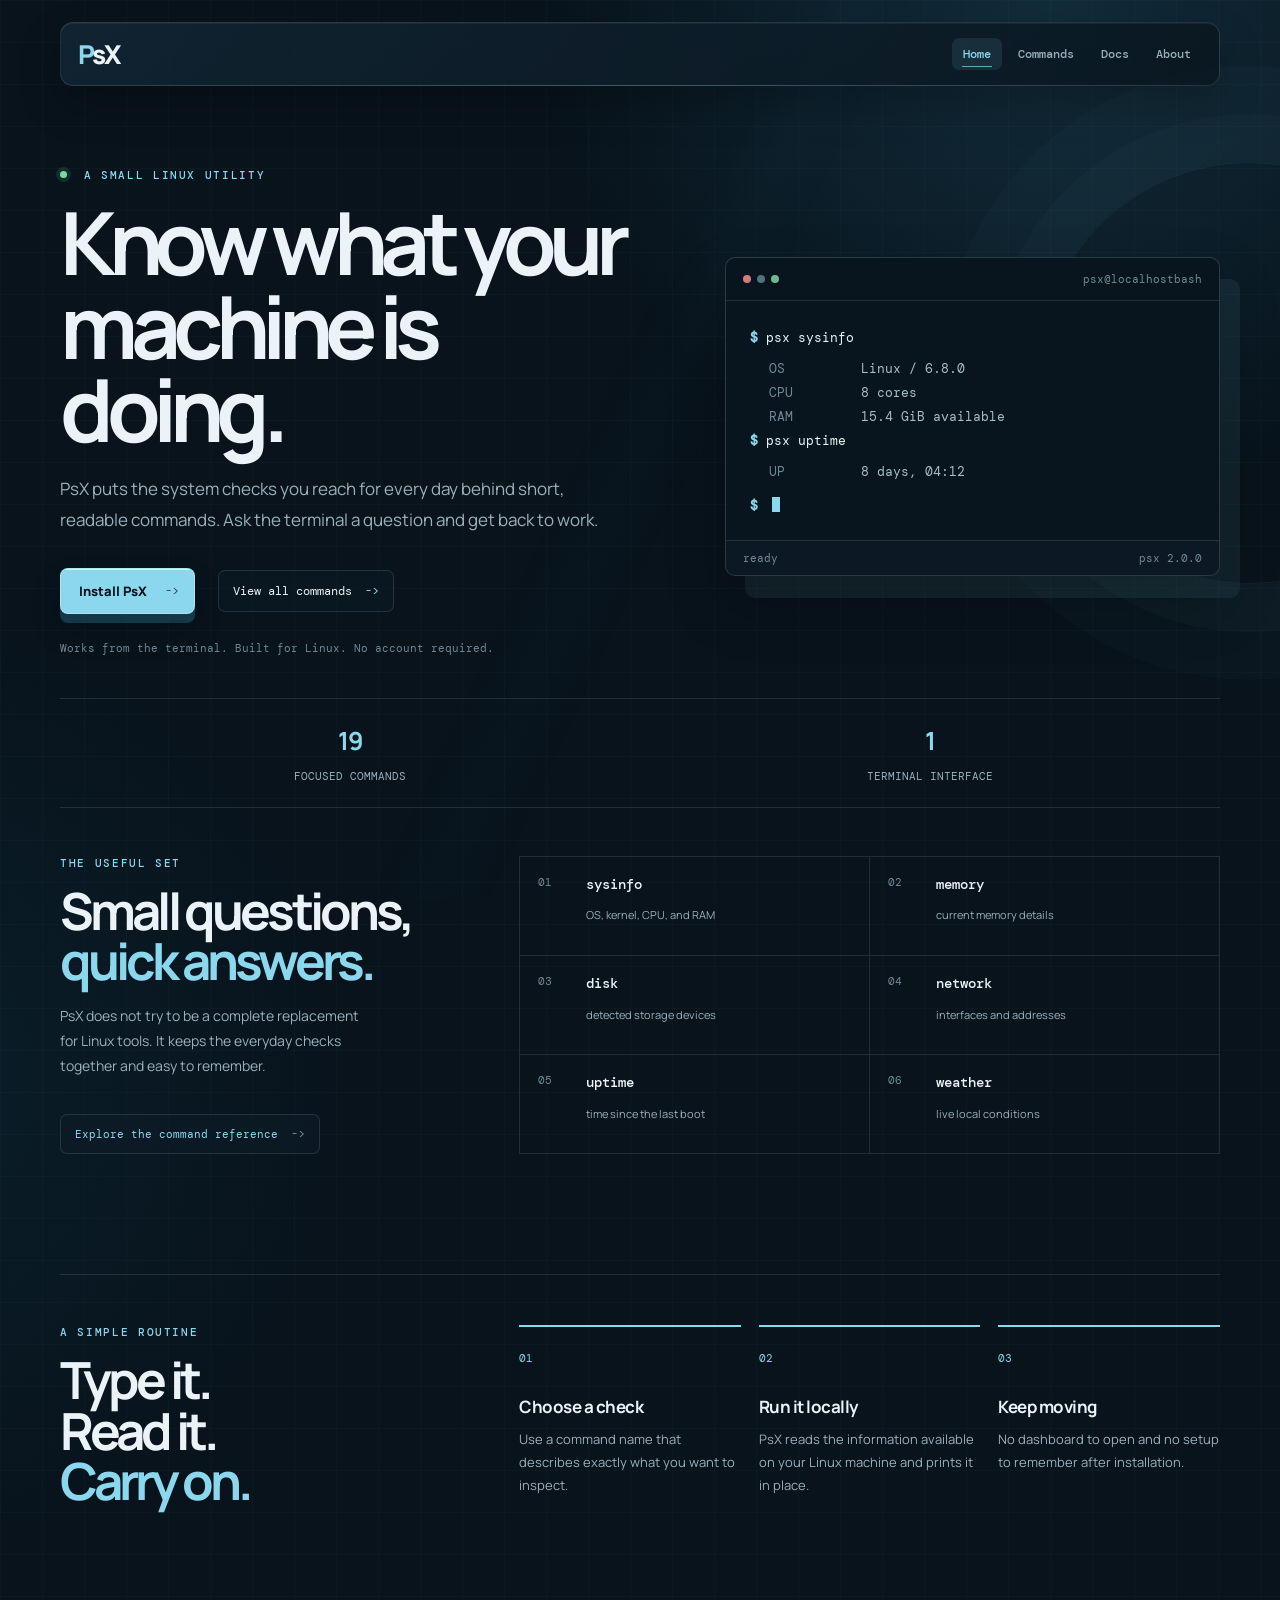
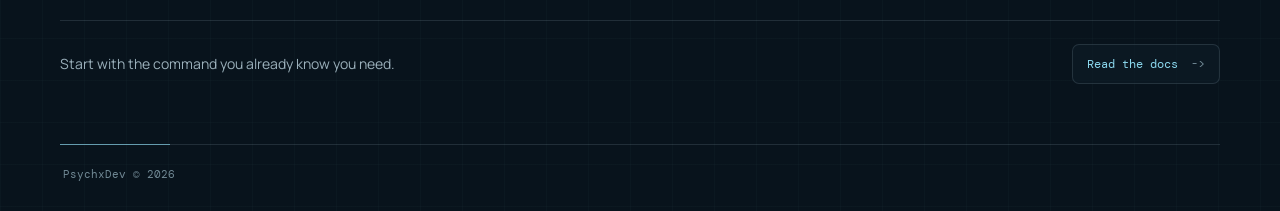
<file: website/index.html>
<!doctype html>
<html lang="en">
<head>
    <meta charset="UTF-8">
    <meta name="viewport" content="width=device-width, initial-scale=1">
    <meta name="description" content="PsX is a lightweight Linux command-line utility for everyday system checks.">
    <meta name="google-site-verification" content="1hB8ATwvXdySoApwnsuIPr_HuVbnhEbJTtD01rUkIw8" />
    <link rel="canonical" href="https://psx-cli.vercel.app/">
    
    <title>PsX CLI - Linux checks without the clutter</title>

    <link rel="stylesheet" href="css/navfooter.css">
    <link rel="stylesheet" href="css/style.css">

    <link rel="icon" type="image/png" href="/favicon.png">

    <meta property="og:title" content="PsX CLI">
    <meta property="og:description"
          content="Powerful command-line tools for developers and Linux users.">
    <meta property="og:image"
          content="https://psx-cli.vercel.app/preview.png">
    <meta property="og:url"
          content="https://psx-cli.vercel.app/">
    <meta property="og:type" content="website">

    <meta name="twitter:card" content="summary_large_image">
    <meta name="twitter:title" content="PsX CLI">
    <meta name="twitter:description"
          content="Powerful command-line tools for developers and Linux users.">
    <meta name="twitter:image"
          content="https://psx-cli.vercel.app/preview.png">
</head>
<body class="home-page">
    <header>
        <nav>
            <a href="index.html" class="logo">PsX</a>
            <div>
                <a href="index.html" aria-current="page">Home</a>
                <a href="commands.html">Commands</a>
                <a href="docs.html">Docs</a>
                <a href="about.html">About</a>
            </div>
        </nav>
    </header>

    <main>
        <section class="landing-hero">
            <div class="hero-copy">
                <p class="hero-kicker"><span class="status-dot"></span> a small Linux utility</p>
                <h1>Know what your machine is doing.</h1>
                <p class="hero-summary">PsX puts the system checks you reach for every day behind short, readable commands. Ask the terminal a question and get back to work.</p>
                <div class="hero-actions">
                    <a class="hero-primary" href="docs.html">Install PsX <span>-></span></a>
                    <a class="hero-secondary" href="commands.html">View all commands</a>
                </div>
                <p class="hero-note">Works from the terminal. Built for Linux. No account required.</p>
            </div>

            <div class="console-card" aria-label="Example PsX terminal output">
                <div class="console-topbar"><span class="window-lights"><i></i><i></i><i></i></span><span>psx@localhost</span><span>bash</span></div>
                <div class="console-body">
                    <p class="console-command"><b>$</b> psx sysinfo</p>
                    <div class="console-result"><span>OS</span>Linux / 6.8.0</div>
                    <div class="console-result"><span>CPU</span>8 cores</div>
                    <div class="console-result"><span>RAM</span>15.4 GiB available</div>
                    <p class="console-command"><b>$</b> psx uptime</p>
                    <div class="console-result"><span>UP</span>8 days, 04:12</div>
                    <p class="console-command last"><b>$</b> <span class="typing-cursor"></span></p>
                </div>
                <div class="console-footer"><span>ready</span><span>psx 2.0.0</span></div>
            </div>
        </section>

        <section class="quick-facts" aria-label="PsX facts">
            <div><strong>19</strong><span>focused commands</span></div>
            <!-- <div><strong>0</strong><span>accounts needed</span></div> -->
            <div><strong>1</strong><span>terminal interface</span></div>
        </section>

        <section class="command-preview">
            <div class="section-intro">
                <p class="section-label">The useful set</p>
                <h2>Small questions,<br><em>quick answers.</em></h2>
                <p>PsX does not try to be a complete replacement for Linux tools. It keeps the everyday checks together and easy to remember.</p>
                <a class="under-link" href="commands.html">Explore the command reference <span>-></span></a>
            </div>
            <div class="command-grid">
                <a href="commands.html#sysinfo" class="command-tile"><span class="tile-index">01</span><strong>sysinfo</strong><small>OS, kernel, CPU, and RAM</small></a>
                <a href="commands.html#memory" class="command-tile"><span class="tile-index">02</span><strong>memory</strong><small>current memory details</small></a>
                <a href="commands.html#disk" class="command-tile"><span class="tile-index">03</span><strong>disk</strong><small>detected storage devices</small></a>
                <a href="commands.html#network" class="command-tile"><span class="tile-index">04</span><strong>network</strong><small>interfaces and addresses</small></a>
                <a href="commands.html#uptime" class="command-tile"><span class="tile-index">05</span><strong>uptime</strong><small>time since the last boot</small></a>
                <a href="commands.html#weather" class="command-tile"><span class="tile-index">06</span><strong>weather</strong><small>live local conditions</small></a>
            </div>
        </section>

        <section class="workflow">
            <div class="workflow-heading"><p class="section-label">A simple routine</p><h2>Type it.<br>Read it.<br><em>Carry on.</em></h2></div>
            <div class="workflow-steps">
                <div class="workflow-step"><span>01</span><h3>Choose a check</h3><p>Use a command name that describes exactly what you want to inspect.</p></div>
                <div class="workflow-step"><span>02</span><h3>Run it locally</h3><p>PsX reads the information available on your Linux machine and prints it in place.</p></div>
                <div class="workflow-step"><span>03</span><h3>Keep moving</h3><p>No dashboard to open and no setup to remember after installation.</p></div>
            </div>
        </section>

        <section class="closing-line"><p>Start with the command you already know you need.</p><a href="docs.html">Read the docs <span>-></span></a></section>
    </main>

    <footer>PsychxDev © 2026</footer>
</body>
</html>
</file>
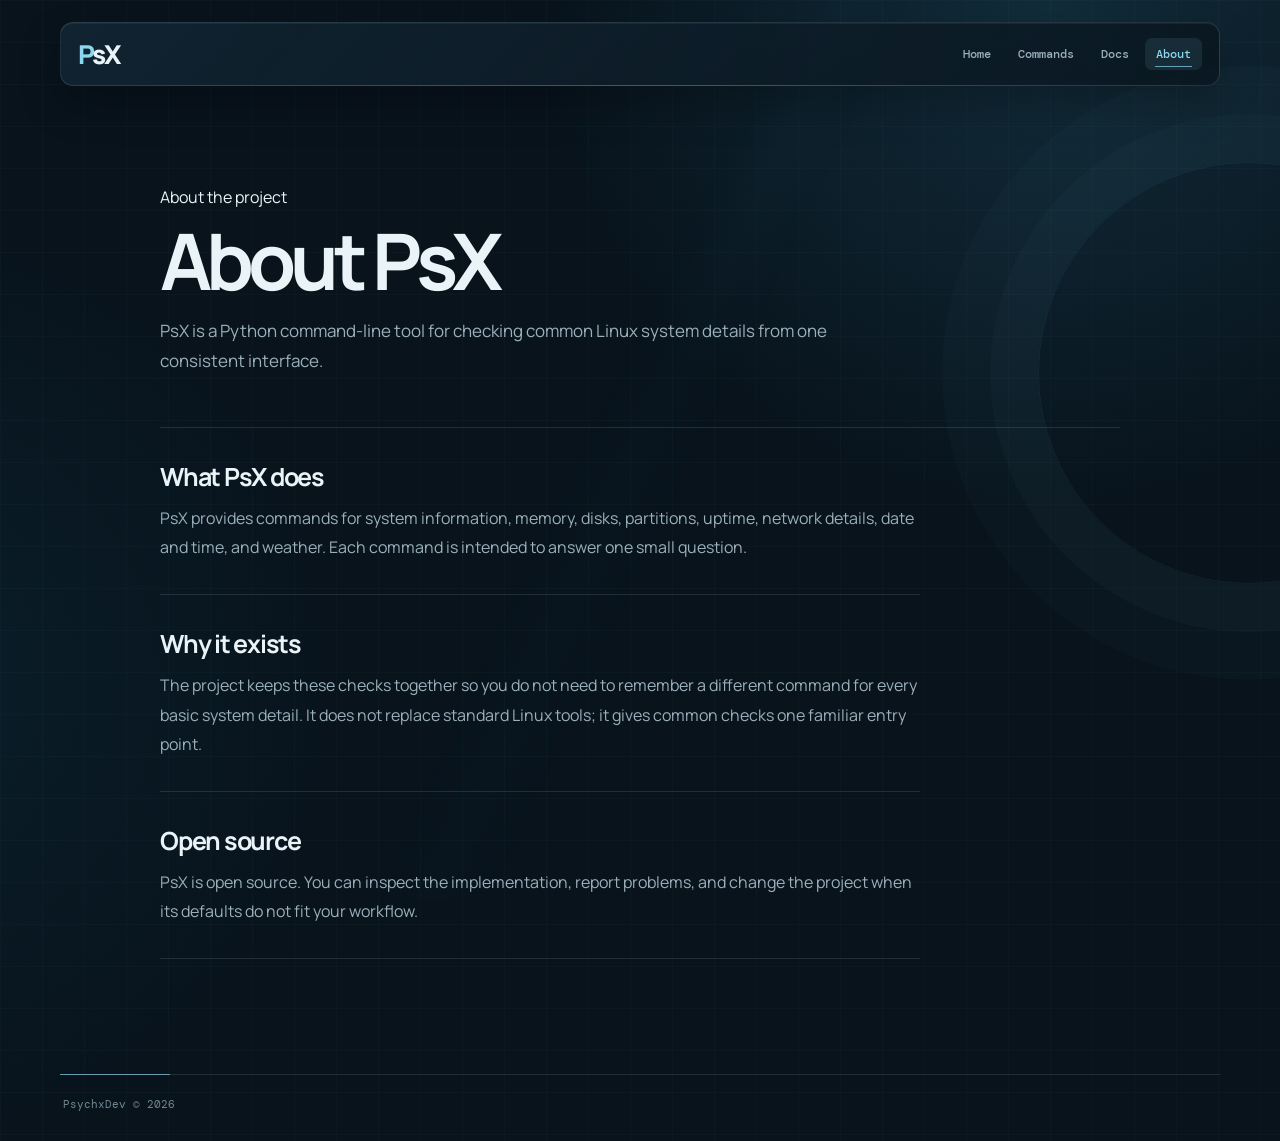
<file: website/about.html>
<!DOCTYPE html>
<html lang="en">
<head>
      <meta charset="UTF-8">
     <meta name="viewport" content="width=device-width, initial-scale=1.0">
     <title>About - PsX</title>
     <link rel="stylesheet" href="css/navfooter.css">
     <link rel="stylesheet" href="css/about.css">
</head>

<body>
    <header>
        <nav>
            <a href="index.html" class="logo">PsX</a>
            <div>
                <a href="index.html">Home</a>
                <a href="commands.html">Commands</a>
                <a href="docs.html">Docs</a>
                <a href="about.html" aria-current="page">About</a>
            </div>
        </nav>
    </header>

    <main class="about">
        
        <section class="about-hero">
            <span class="eyebrow">About the project</span>
            <h1>About PsX</h1>
            <p>PsX is a Python command-line tool for checking common Linux system details from one consistent interface.</p>
        </section>
        
        <section class="about-section">
            <h2>What PsX does</h2>
            <p>PsX provides commands for system information, memory, disks, partitions, uptime, network details, date and time, and weather. Each command is intended to answer one small question.</p>
        
        </section>

        <section class="about-section">
            <h2>Why it exists</h2>
            <p>The project keeps these checks together so you do not need to remember a different command for every basic system detail. It does not replace standard Linux tools; it gives common checks one familiar entry point.</p>
        </section>
        
        <section class="about-section">
            <h2>Open source</h2>
            <p>PsX is open source. You can inspect the implementation, report problems, and change the project when its defaults do not fit your workflow.</p>
        </section>
    </main>
    <footer>PsychxDev © 2026</footer>
</body>
</html>
</file>
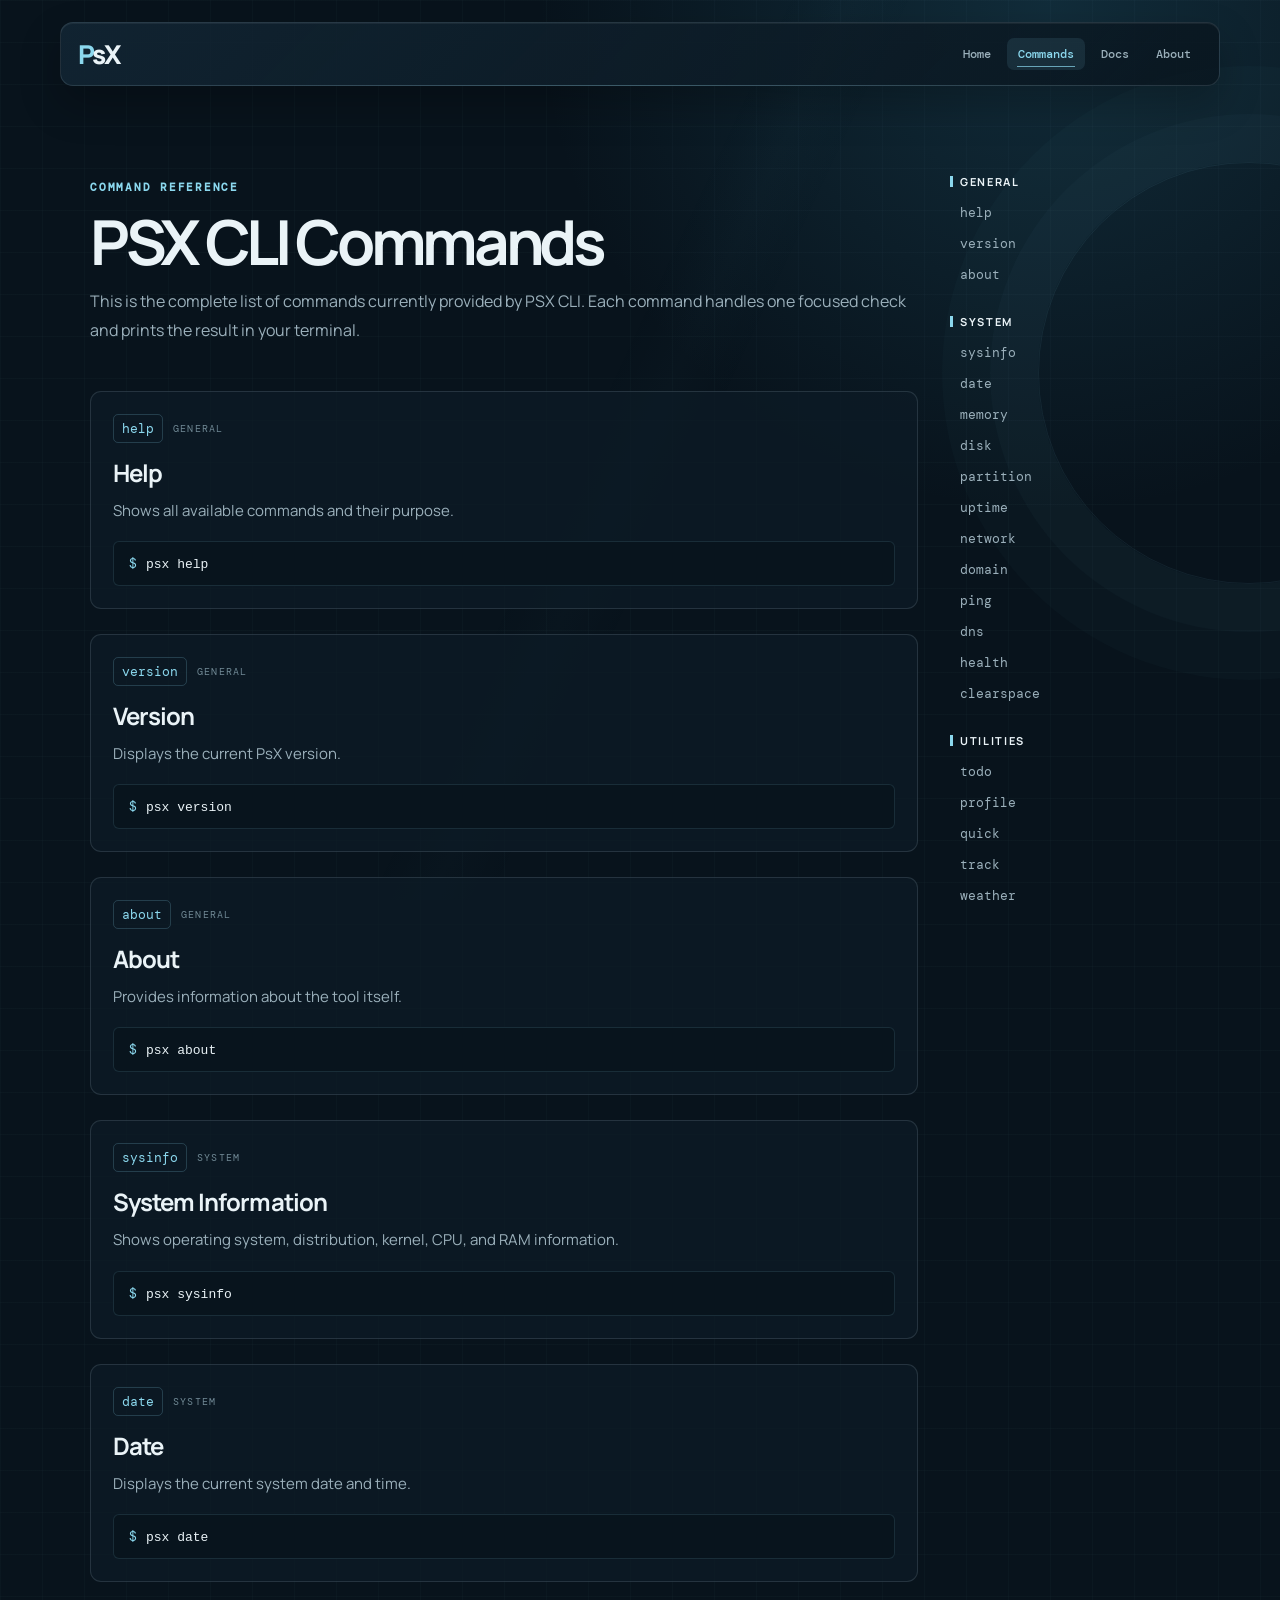
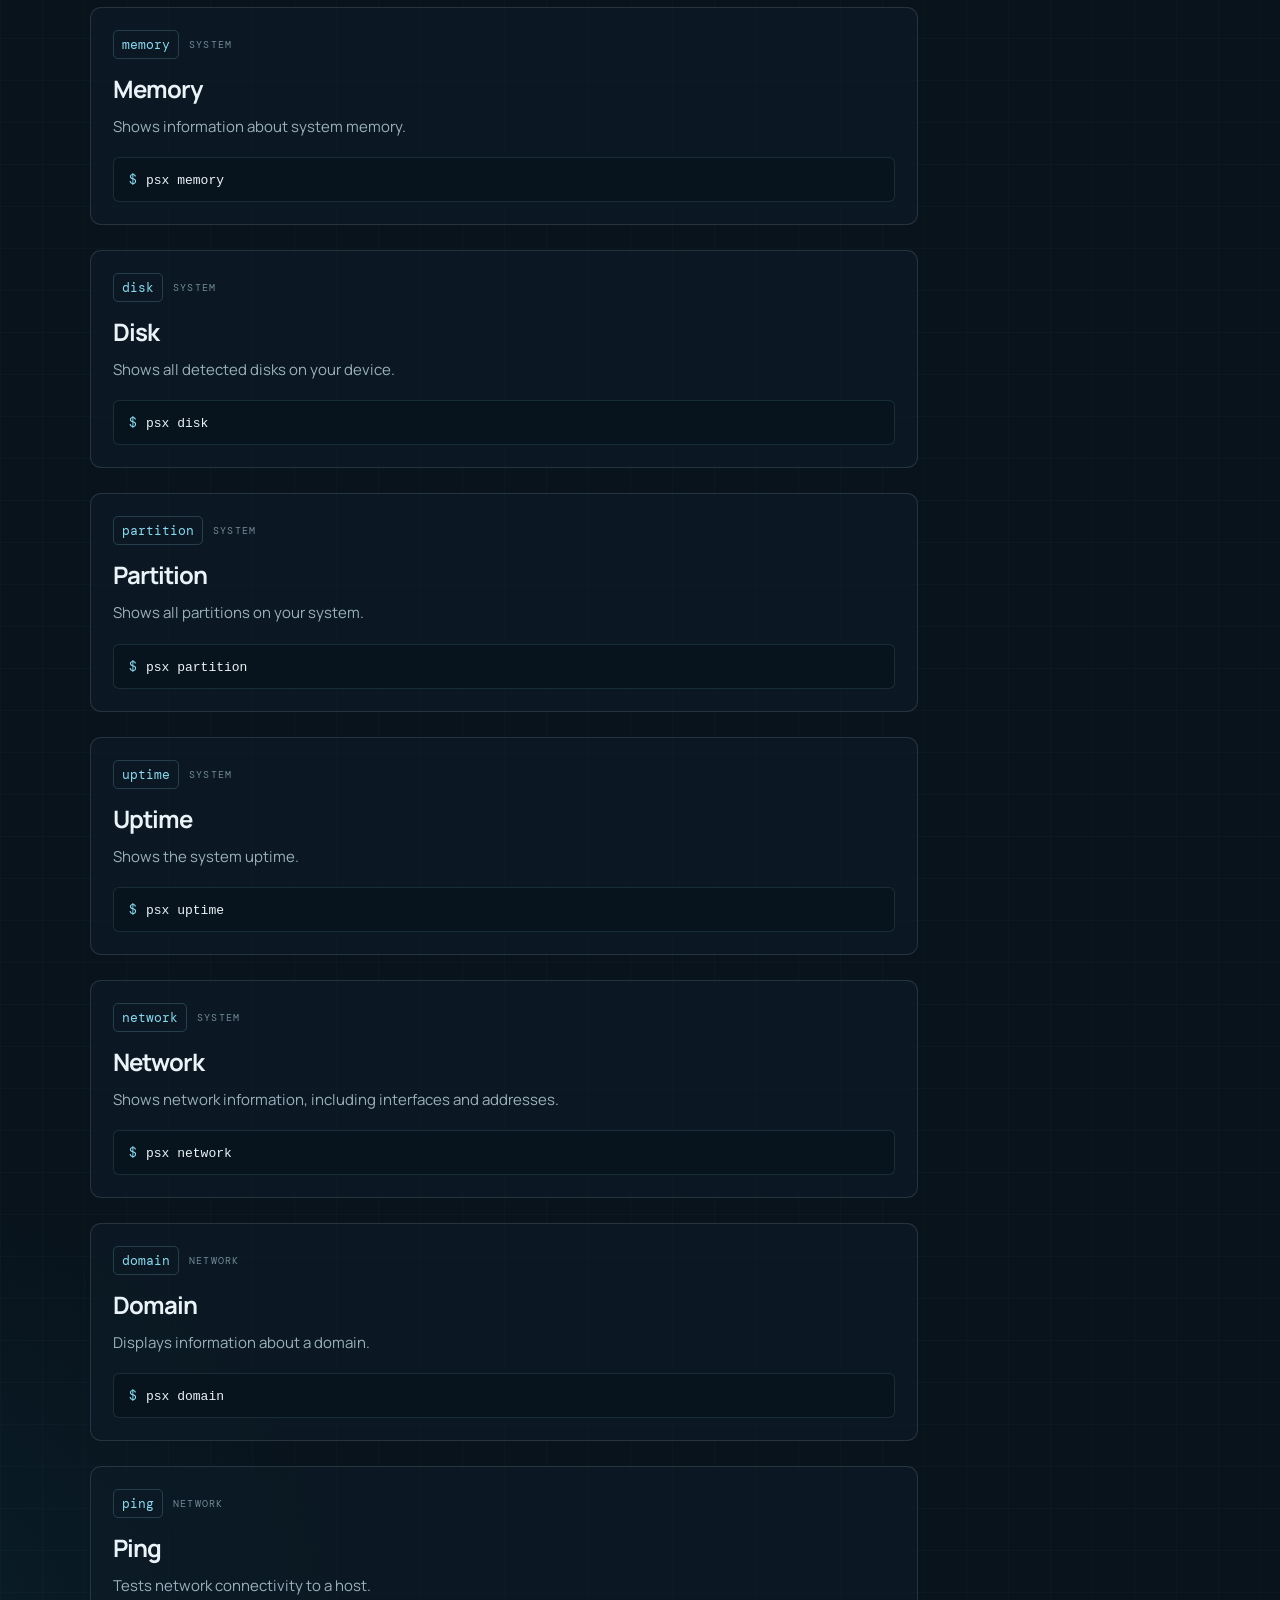
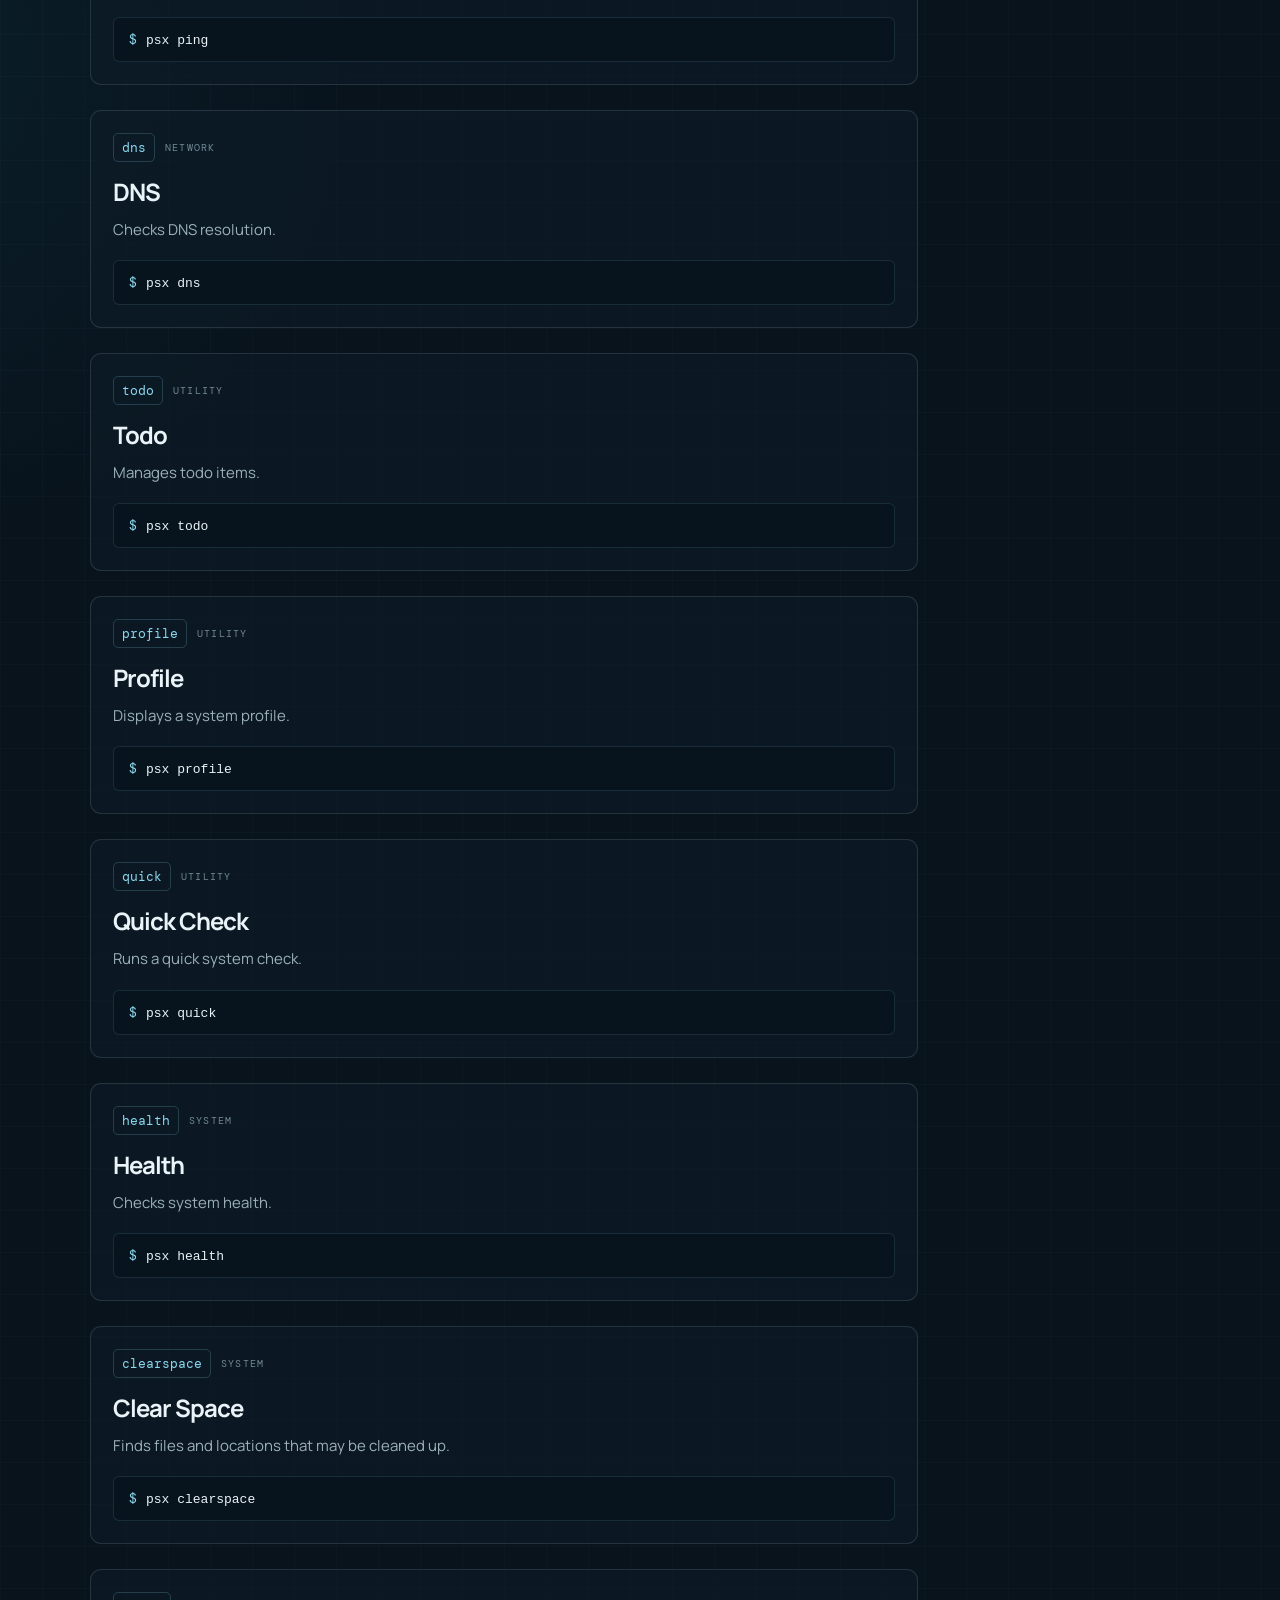
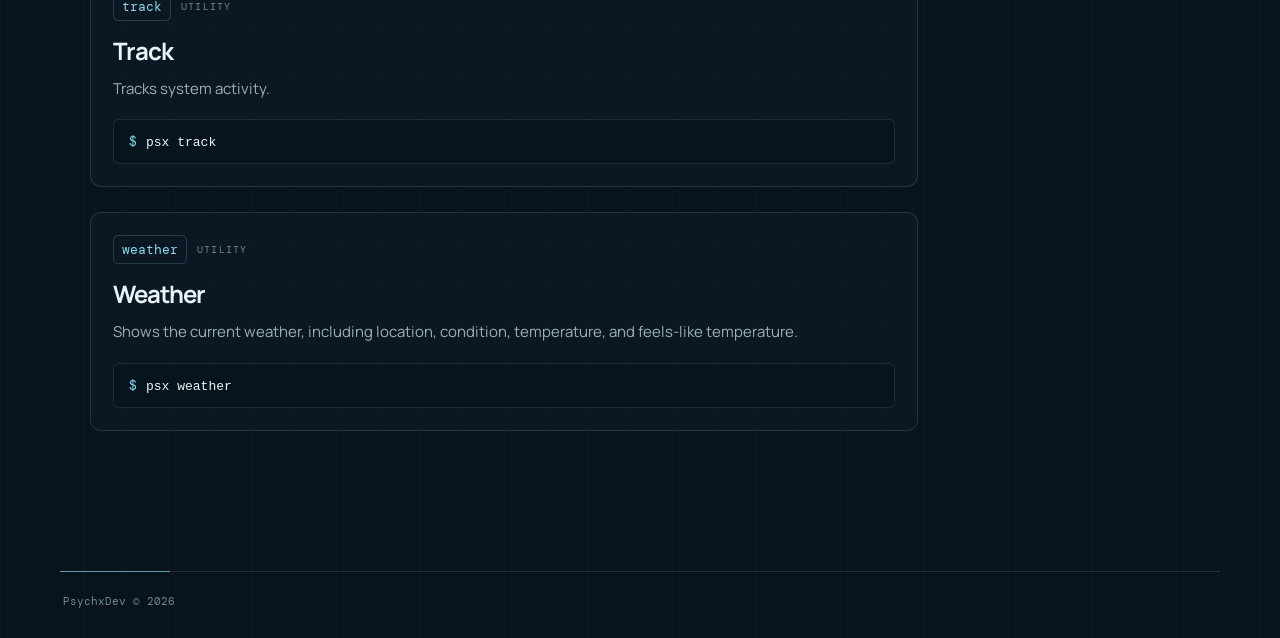
<file: website/commands.html>
<!DOCTYPE html>
<html lang="en">
<head>
    <meta charset="UTF-8">
    <meta name="viewport" content="width=device-width, initial-scale=1.0">
    <title>Commands — PsX</title>
    <link rel="stylesheet" href="css/navfooter.css">
    <link rel="stylesheet" href="css/commands.css">
</head>
<body>
    <header>
        <nav>
            <a href="index.html" class="logo">PsX</a>
            <div>
                <a href="index.html">Home</a>
                <a href="commands.html" aria-current="page">Commands</a>
                <a href="docs.html">Docs</a>
                <a href="about.html">About</a>
            </div>
        </nav>
    </header>

    <main class="commands">
        <section class="commands-content">
            <div class="commands-intro">
                <span class="commands-eyebrow">COMMAND REFERENCE</span>
                <h1>PSX CLI Commands</h1>
                <p>
                    This is the complete list of commands currently provided by
                    PSX CLI. Each command handles one focused check and prints
                    the result in your terminal.
                </p>
            </div>

            <section id="help" class="command-section">
                <div class="command-heading"><code>help</code><span>General</span></div>
                <h2>Help</h2>
                <p>Shows all available commands and their purpose.</p>
                <div class="command-code"><code>psx help</code></div>
            </section>

            <section id="version" class="command-section">
                <div class="command-heading"><code>version</code><span>General</span></div>
                <h2>Version</h2>
                <p>Displays the current PsX version.</p>
                <div class="command-code"><code>psx version</code></div>
            </section>

            <section id="about" class="command-section">
                <div class="command-heading"><code>about</code><span>General</span></div>
                <h2>About</h2>
                <p>Provides information about the tool itself.</p>
                <div class="command-code"><code>psx about</code></div>
            </section>

            <section id="sysinfo" class="command-section">
                <div class="command-heading"><code>sysinfo</code><span>System</span></div>
                <h2>System Information</h2>
                <p>Shows operating system, distribution, kernel, CPU, and RAM information.</p>
                <div class="command-code"><code>psx sysinfo</code></div>
            </section>

            <section id="date" class="command-section">
                <div class="command-heading"><code>date</code><span>System</span></div>
                <h2>Date</h2>
                <p>Displays the current system date and time.</p>
                <div class="command-code"><code>psx date</code></div>
            </section>

            <section id="memory" class="command-section">
                <div class="command-heading"><code>memory</code><span>System</span></div>
                <h2>Memory</h2>
                <p>Shows information about system memory.</p>
                <div class="command-code"><code>psx memory</code></div>
            </section>

            <section id="disk" class="command-section">
                <div class="command-heading"><code>disk</code><span>System</span></div>
                <h2>Disk</h2>
                <p>Shows all detected disks on your device.</p>
                <div class="command-code"><code>psx disk</code></div>
            </section>

            <section id="partition" class="command-section">
                <div class="command-heading"><code>partition</code><span>System</span></div>
                <h2>Partition</h2>
                <p>Shows all partitions on your system.</p>
                <div class="command-code"><code>psx partition</code></div>
            </section>

            <section id="uptime" class="command-section">
                <div class="command-heading"><code>uptime</code><span>System</span></div>
                <h2>Uptime</h2>
                <p>Shows the system uptime.</p>
                <div class="command-code"><code>psx uptime</code></div>
            </section>

            <section id="network" class="command-section">
                <div class="command-heading"><code>network</code><span>System</span></div>
                <h2>Network</h2>
                <p>Shows network information, including interfaces and addresses.</p>
                <div class="command-code"><code>psx network</code></div>
            </section>

            <section id="domain" class="command-section">
                <div class="command-heading"><code>domain</code><span>Network</span></div>
                <h2>Domain</h2>
                <p>Displays information about a domain.</p>
                <div class="command-code"><code>psx domain</code></div>
            </section>

            <section id="ping" class="command-section">
                <div class="command-heading"><code>ping</code><span>Network</span></div>
                <h2>Ping</h2>
                <p>Tests network connectivity to a host.</p>
                <div class="command-code"><code>psx ping</code></div>
            </section>

            <section id="dns" class="command-section">
                <div class="command-heading"><code>dns</code><span>Network</span></div>
                <h2>DNS</h2>
                <p>Checks DNS resolution.</p>
                <div class="command-code"><code>psx dns</code></div>
            </section>

            <section id="todo" class="command-section">
                <div class="command-heading"><code>todo</code><span>Utility</span></div>
                <h2>Todo</h2>
                <p>Manages todo items.</p>
                <div class="command-code"><code>psx todo</code></div>
            </section>

            <section id="profile" class="command-section">
                <div class="command-heading"><code>profile</code><span>Utility</span></div>
                <h2>Profile</h2>
                <p>Displays a system profile.</p>
                <div class="command-code"><code>psx profile</code></div>
            </section>

            <section id="quick" class="command-section">
                <div class="command-heading"><code>quick</code><span>Utility</span></div>
                <h2>Quick Check</h2>
                <p>Runs a quick system check.</p>
                <div class="command-code"><code>psx quick</code></div>
            </section>

            <section id="health" class="command-section">
                <div class="command-heading"><code>health</code><span>System</span></div>
                <h2>Health</h2>
                <p>Checks system health.</p>
                <div class="command-code"><code>psx health</code></div>
            </section>

            <section id="clearspace" class="command-section">
                <div class="command-heading"><code>clearspace</code><span>System</span></div>
                <h2>Clear Space</h2>
                <p>Finds files and locations that may be cleaned up.</p>
                <div class="command-code"><code>psx clearspace</code></div>
            </section>

            <section id="track" class="command-section">
                <div class="command-heading"><code>track</code><span>Utility</span></div>
                <h2>Track</h2>
                <p>Tracks system activity.</p>
                <div class="command-code"><code>psx track</code></div>
            </section>

            <section id="weather" class="command-section">
                <div class="command-heading"><code>weather</code><span>Utility</span></div>
                <h2>Weather</h2>
                <p>
                    Shows the current weather, including location, condition,
                    temperature, and feels-like temperature.
                </p>
                <div class="command-code"><code>psx weather</code></div>
            </section>
        </section>

        <aside class="commands-sidebar">
            <div class="commands-sidebar-section">
                <h2>General</h2>
                <a href="#help">help</a>
                <a href="#version">version</a>
                <a href="#about">about</a>
            </div>

            <div class="commands-sidebar-section">
                <h2>System</h2>
                <a href="#sysinfo">sysinfo</a>
                <a href="#date">date</a>
                <a href="#memory">memory</a>
                <a href="#disk">disk</a>
                <a href="#partition">partition</a>
                <a href="#uptime">uptime</a>
                <a href="#network">network</a>
                <a href="#domain">domain</a>
                <a href="#ping">ping</a>
                <a href="#dns">dns</a>
                <a href="#health">health</a>
                <a href="#clearspace">clearspace</a>
            </div>

            <div class="commands-sidebar-section">
                <h2>Utilities</h2>
                <a href="#todo">todo</a>
                <a href="#profile">profile</a>
                <a href="#quick">quick</a>
                <a href="#track">track</a>
                <a href="#weather">weather</a>
            </div>
        </aside>
    </main>

    <footer class="site-footer">
        PsychxDev © 2026
    </footer>
</body>
</html>
</file>
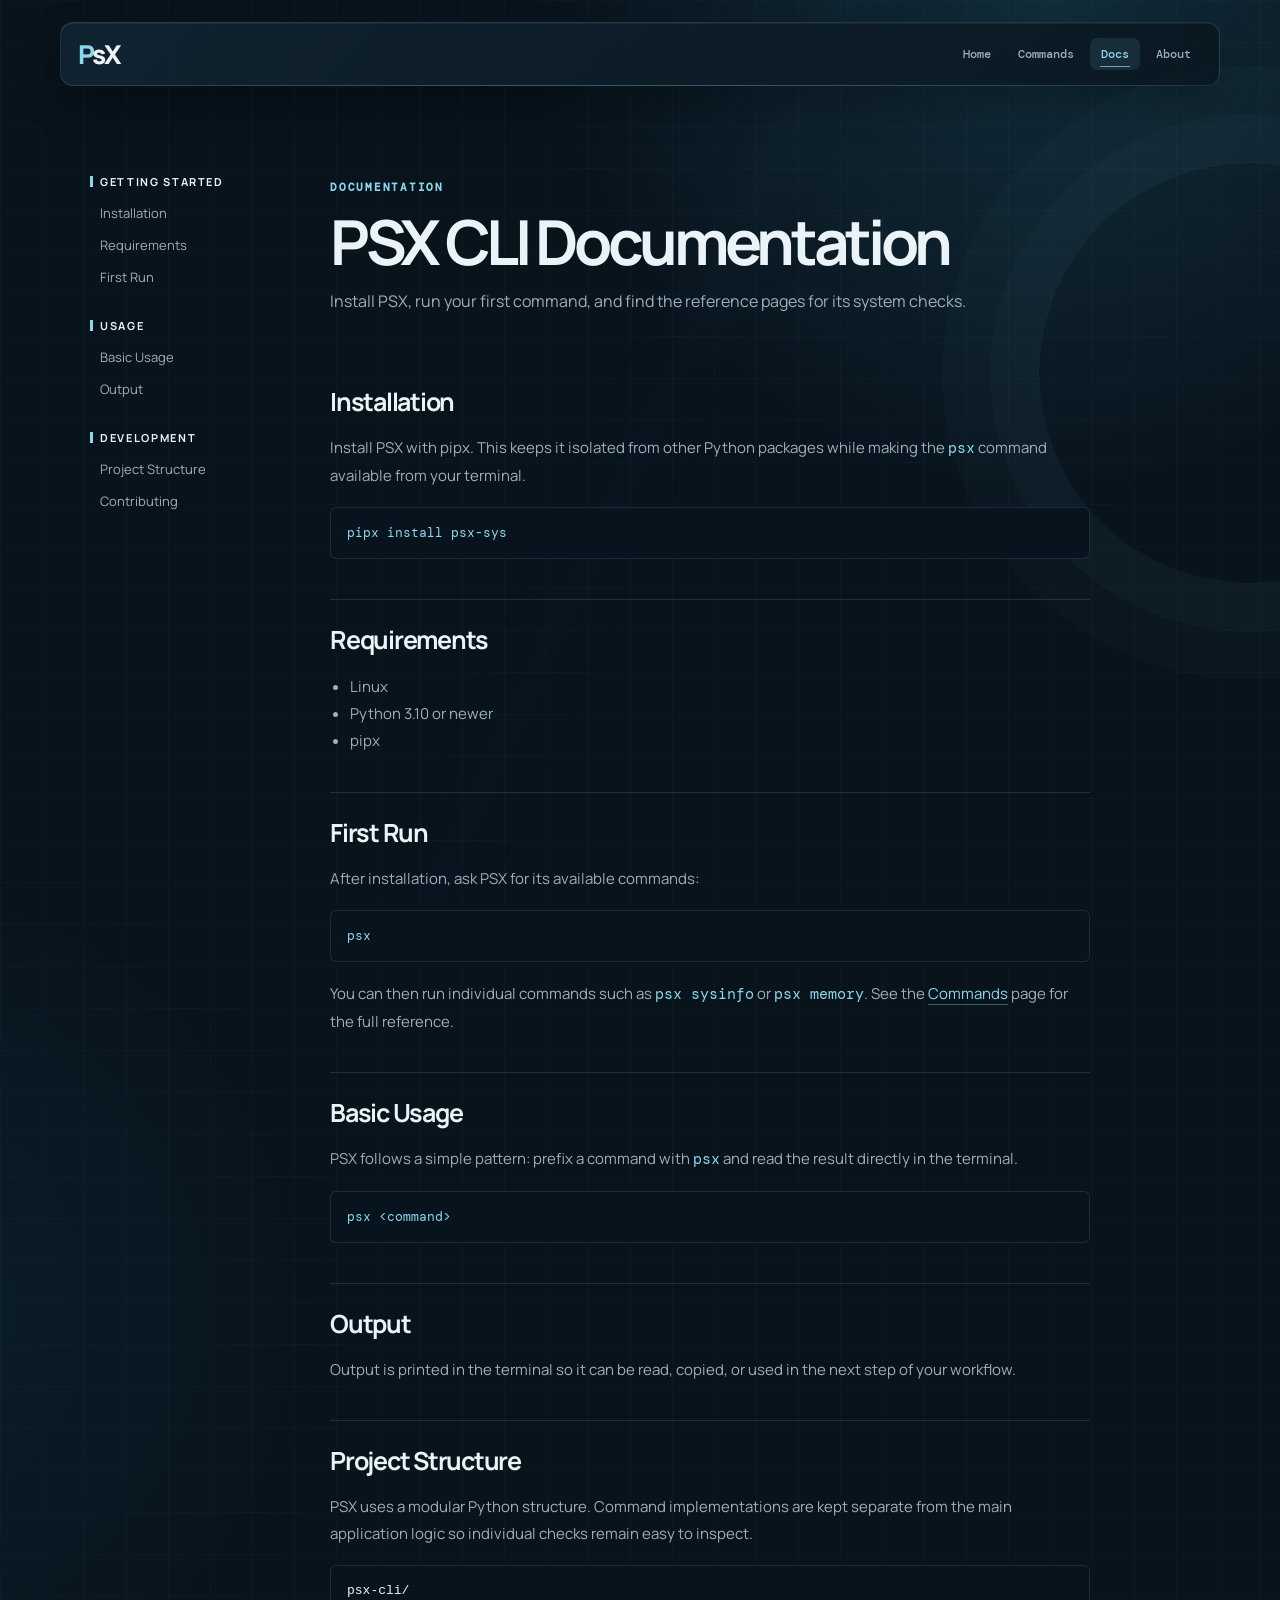
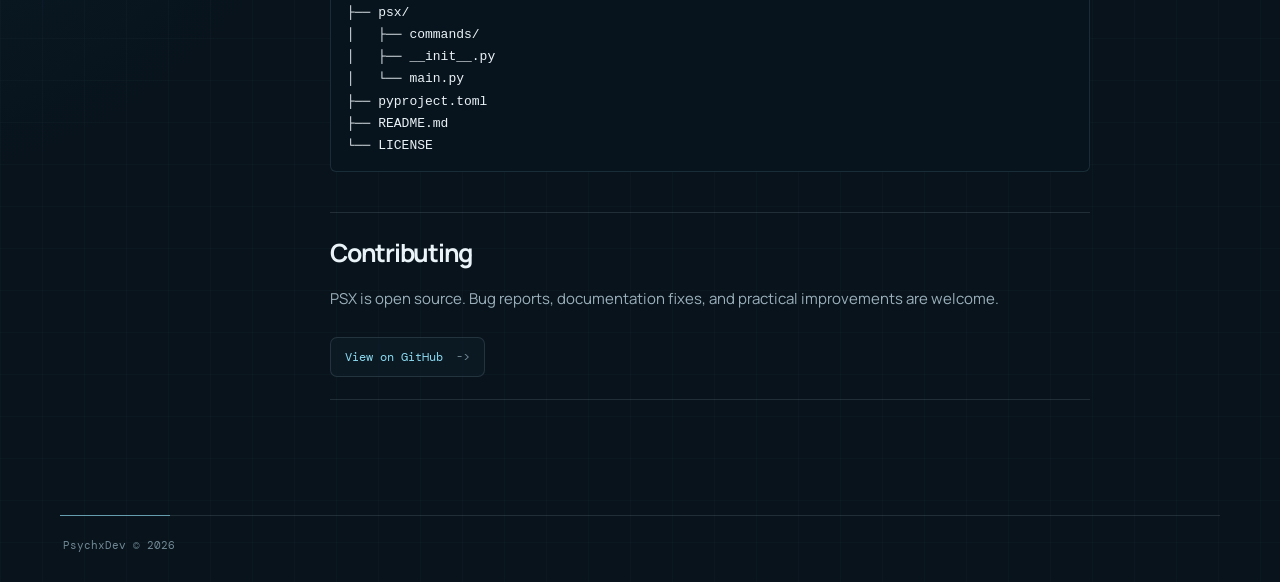
<file: website/docs.html>
<!DOCTYPE html>
<html lang="en">
<head>
    <meta charset="UTF-8">
    <meta name="viewport" content="width=device-width, initial-scale=1.0">

    <title>Docs — PsX</title>
    <link rel="stylesheet" href="css/navfooter.css">
    <link rel="stylesheet" href="css/docs.css">
</head>

<body>

    <header>
        <nav>
            <a href="index.html" class="logo">PsX</a>
            <div>
                <a href="index.html">Home</a>
                <a href="commands.html">Commands</a>
                <a href="docs.html" aria-current="page">Docs</a>
                <a href="about.html">About</a>
            </div>
        </nav>
    </header>


    <main class="docs">

        <aside class="docs-sidebar">

            <div class="docs-sidebar-section">
                <h2>Getting Started</h2>

                <a href="#installation">Installation</a>
                <a href="#requirements">Requirements</a>
                <a href="#first-run">First Run</a>
            </div>


            <div class="sidebar-section">
                <h2>Usage</h2>

                <a href="#basic-usage">Basic Usage</a>
                <a href="#output">Output</a>
            </div>


            <div class="sidebar-section">
                <h2>Development</h2>

                <a href="#project-structure">Project Structure</a>
                <a href="#contributing">Contributing</a>
            </div>

        </aside>


        <section class="docs-content">

            <div class="docs-intro">

                <span class="eyebrow">DOCUMENTATION</span>

                <h1>PSX CLI Documentation</h1>

                <p>
                    Install PSX, run your first command, and find the reference pages for its system checks.
                </p>

            </div>


            <section id="installation" class="docs-section">

                <h2>Installation</h2>

                <p>
                    Install PSX with pipx. This keeps it isolated from other Python packages while making the <code>psx</code> command available from your terminal.
                </p>

                <div class="docs-code">
                    <code>pipx install psx-sys</code>
                </div>

            </section>


            <section id="requirements" class="docs-section">

                <h2>Requirements</h2>

                <ul>
                    <li>Linux</li>
                    <li>Python 3.10 or newer</li>
                    <li>pipx</li>
                </ul>

            </section>


            <section id="first-run" class="docs-section">

                <h2>First Run</h2>

                <p>
                    After installation, ask PSX for its available commands:
                </p>

                <div class="docs-code">
                    <code>psx</code>
                </div>

                <p>
                    You can then run individual commands such as <code>psx sysinfo</code> or <code>psx memory</code>. See the <a href="commands.html">Commands</a> page for the full reference.
                </p>

            </section>


            <section id="basic-usage" class="docs-section">

                <h2>Basic Usage</h2>

                <p>
                    PSX follows a simple pattern: prefix a command with <code>psx</code> and read the result directly in the terminal.
                </p>

                <div class="docs-code">
                    <code>psx &lt;command&gt;</code>
                </div>

            </section>


            <section id="output" class="docs-section">

                <h2>Output</h2>

                <p>
                    Output is printed in the terminal so it can be read, copied, or used in the next step of your workflow.
                </p>

            </section>


            <section id="project-structure" class="docs-section">

                <h2>Project Structure</h2>

                <p>
                    PSX uses a modular Python structure. Command implementations are kept separate from the main application logic so individual checks remain easy to inspect.
                </p>

                <div class="code-block">
<pre>
psx-cli/
├── psx/
│   ├── commands/
│   ├── __init__.py
│   └── main.py
├── pyproject.toml
├── README.md
└── LICENSE
</pre>
                </div>

            </section>


            <section id="contributing" class="docs-section">

                <h2>Contributing</h2>

                <p>
                    PSX is open source. Bug reports, documentation fixes, and practical improvements are welcome.
                </p>

                <a
                    href="https://github.com/PsychxDev/psx-cli"
                    class="docs-github"
                >
                    View on GitHub
                </a>

            </section>

        </section>

    </main>


    <footer class="site-footer">
        PsychxDev © 2026
    </footer>

</body>
</html>
</file>
<file: website/css/navfooter.css>
@import url('https://fonts.googleapis.com/css2?family=DM+Mono:wght@400;500&family=Manrope:wght@400;500;600;700;800&display=swap');

:root {
    --bg: #08131c;
    --panel: rgba(13, 28, 39, 0.82);
    --panel-solid: #0d1c27;
    --ink: #eaf3f7;
    --muted: #9bb0bb;
    --soft: #718995;
    --line: rgba(165, 195, 207, 0.16);
    --line-bright: rgba(139, 216, 238, 0.32);
    --accent: #8bd8ee;
}

* { box-sizing: border-box; }
html { scroll-behavior: smooth; }

body {
    position: relative;
    isolation: isolate;
    min-width: 280px;
    margin: 0;
    overflow-x: hidden;
    background:
        linear-gradient(rgba(139, 216, 238, 0.025) 1px, transparent 1px),
        linear-gradient(90deg, rgba(139, 216, 238, 0.025) 1px, transparent 1px),
        radial-gradient(circle at 82% 0%, rgba(42, 111, 137, 0.28), transparent 32rem),
        radial-gradient(circle at -10% 60%, rgba(20, 78, 99, 0.2), transparent 30rem),
        var(--bg) !important;
    background-size: 42px 42px, 42px 42px, auto, auto, auto !important;
    color: var(--ink);
    font-family: 'Manrope', sans-serif;
}

body::before,
body::after {
    position: fixed;
    z-index: -1;
    content: '';
    pointer-events: none;
}

body::before {
    top: 18%;
    right: -180px;
    width: 420px;
    height: 420px;
    border: 1px solid rgba(139, 216, 238, 0.08);
    border-radius: 50%;
    box-shadow: 0 0 0 48px rgba(139, 216, 238, 0.025), 0 0 0 96px rgba(139, 216, 238, 0.018);
}

body::after {
    top: 0;
    left: 0;
    width: 100%;
    height: 100%;
    background: linear-gradient(115deg, transparent 0 46%, rgba(139, 216, 238, 0.025) 50%, transparent 54%);
    opacity: 0.6;
}

::selection { background: var(--accent); color: var(--bg); }

header,
footer {
    width: min(1160px, calc(100% - 64px));
    margin-right: auto;
    margin-left: auto;
}

nav {
    position: relative;
    z-index: 2;
    display: flex;
    align-items: center;
    justify-content: space-between;
    margin-top: 22px;
    padding: 13px 17px;
    border: 1px solid var(--line);
    border-radius: 13px;
    background: linear-gradient(135deg, rgba(18, 37, 51, 0.92), rgba(9, 21, 30, 0.82));
    box-shadow: 0 18px 42px rgba(0, 0, 0, 0.24), inset 0 1px 0 rgba(255, 255, 255, 0.055);
}

nav::after {
    position: absolute;
    right: 16px;
    bottom: -1px;
    left: 16px;
    height: 1px;
    content: '';
    background: linear-gradient(90deg, transparent, var(--line-bright), transparent);
    opacity: 0.7;
}

nav div {
    display: flex;
    gap: 5px;
    flex-wrap: wrap;
    justify-content: flex-end;
}

nav a {
    position: relative;
    padding: 8px 11px;
    border-radius: 7px;
    color: var(--muted);
    font: 500 12px 'DM Mono', monospace;
    text-decoration: none;
    transition: color 0.2s ease, background 0.2s ease, transform 0.2s ease;
}

nav a:hover:not(.logo),
nav a:focus-visible {
    color: var(--accent);
    background: rgba(139, 216, 238, 0.08);
    transform: translateY(-1px);
}

nav a[aria-current='page'] {
    color: var(--accent);
    background: rgba(139, 216, 238, 0.1);
}

nav a[aria-current='page']::before {
    position: absolute;
    right: 10px;
    bottom: 3px;
    left: 10px;
    height: 1px;
    content: '';
    background: var(--accent);
    opacity: 0.7;
}

nav .logo {
    padding: 0;
    color: var(--ink);
    font: 800 26px 'Manrope', sans-serif;
    letter-spacing: -0.1em;
}

nav .logo::first-letter { color: var(--accent); }
nav .logo:hover { color: var(--accent); }

footer {
    position: relative;
    display: flex;
    justify-content: space-between;
    gap: 25px;
    margin-top: 50px;
    padding: 22px 3px 30px;
    border-top: 1px solid var(--line);
    color: var(--soft);
    font: 11px 'DM Mono', monospace;
}

footer::before {
    position: absolute;
    top: -1px;
    left: 0;
    width: 110px;
    height: 1px;
    content: '';
    background: var(--accent);
    opacity: 0.65;
}

footer span:last-child { color: var(--muted); }

nav > * { min-width: 0; }

@media (max-width: 760px) {
    nav { gap: 13px; flex-wrap: wrap; justify-content: center; }
    nav div { width: 100%; justify-content: center; }
}

@media (max-width: 620px) {
    header,
    footer { width: calc(100% - 32px); }
    footer { display: block; line-height: 2; }
    footer span { display: block; }
}

@media (max-width: 430px) {
    header,
    footer { width: calc(100% - 24px); }
    nav { padding: 12px 10px; }
    nav .logo { font-size: 23px; }
    nav div { gap: 1px; }
    nav div a { padding: 7px 8px; font-size: 11px; }
    footer { margin-top: 35px; }
}
</file>
<file: website/css/style.css>
body.home-page {
    background:
        radial-gradient(circle at 82% 10%, rgba(42, 111, 137, 0.24), transparent 33rem),
        radial-gradient(circle at 8% 42%, rgba(20, 78, 99, 0.16), transparent 28rem),
        linear-gradient(145deg, #08131c 0%, #0a1822 100%);
}

.home-page main {
    width: min(1160px, calc(100% - 64px));
    margin: 0 auto;
}

.landing-hero {
    display: grid;
    grid-template-columns: minmax(0, 1fr) minmax(380px, 0.86fr);
    gap: clamp(42px, 7vw, 100px);
    align-items: center;
    min-height: 0px;
    padding: 82px 0 32px;
}

.hero-copy {
    position: relative;
    z-index: 1;
}

.hero-kicker,
.section-label {
    margin: 0;
    color: var(--accent);
    font: 500 11px 'DM Mono', monospace;
    letter-spacing: 0.15em;
    text-transform: uppercase;
}

.status-dot {
    display: inline-block;
    width: 7px;
    height: 7px;
    margin-right: 8px;
    border-radius: 50%;
    background: #70e0a0;
    box-shadow: 0 0 0 4px rgba(112, 224, 160, 0.12);
    vertical-align: 1px;
}

.hero-copy h1 {
    max-width: 680px;
    margin: 18px 0 22px;
    font-size: clamp(50px, 6.8vw, 88px);
    line-height: 0.96;
    letter-spacing: -0.085em;
}

.hero-summary {
    max-width: 560px;
    margin: 0;
    color: var(--muted);
    font-size: 17px;
    line-height: 1.85;
}

.hero-actions {
    display: flex;
    align-items: center;
    gap: 23px;
    margin-top: 32px;
}

.hero-primary,
.hero-secondary,
.under-link,
.closing-line a {
    text-decoration: none;
}

.hero-primary {
    position: relative;
    overflow: hidden;
    display: inline-flex;
    align-items: center;
    gap: 18px;
    padding: 13px 15px 13px 18px;
    border: 1px solid rgba(234, 243, 247, 0.38);
    border-radius: 8px;
    background: var(--accent);
    color: var(--bg);
    font-size: 13px;
    font-weight: 800;
    box-shadow: 0 9px 0 rgba(42, 111, 137, 0.42), 0 16px 30px rgba(0, 0, 0, 0.2);
    transition: transform 0.22s ease, box-shadow 0.22s ease, background 0.22s ease;
}

.hero-primary::before {
    position: absolute;
    top: 0;
    right: 0;
    left: 0;
    height: 1px;
    content: '';
    background: rgba(255, 255, 255, 0.7);
}

.hero-primary span,
.closing-line a span,
.under-link span { margin-left: 0; font: 12px 'DM Mono', monospace; }
.hero-primary span { opacity: 0.7; transition: transform 0.22s ease, opacity 0.22s ease; }
.hero-primary:hover { background: #a1e3f1; transform: translateY(-4px); box-shadow: 0 12px 0 rgba(42, 111, 137, 0.42), 0 20px 34px rgba(0, 0, 0, 0.24); }
.hero-primary:hover span { opacity: 1; transform: translateX(4px); }
.hero-primary:active { transform: translateY(3px); box-shadow: 0 4px 0 rgba(42, 111, 137, 0.42), 0 8px 16px rgba(0, 0, 0, 0.2); }
.hero-secondary {
    display: inline-flex;
    align-items: center;
    gap: 13px;
    padding: 12px 14px;
    border: 1px solid var(--line);
    border-radius: 7px;
    background: rgba(13, 28, 39, 0.52);
    color: var(--ink);
    font: 12px 'DM Mono', monospace;
    transition: color 0.22s ease, border-color 0.22s ease, background 0.22s ease, transform 0.22s ease;
}

.hero-secondary::after {
    content: '->';
    color: var(--accent);
    transition: transform 0.22s ease;
}

.hero-secondary:hover {
    border-color: var(--line-bright);
    background: rgba(139, 216, 238, 0.08);
    color: var(--accent);
    transform: translateY(-2px);
}

.hero-secondary:hover::after {
    transform: translateX(4px);
}
.hero-note { margin-top: 27px; color: var(--soft); font: 11px 'DM Mono', monospace; }

.console-card {
    position: relative;
    overflow: hidden;
    border: 1px solid rgba(165, 195, 207, 0.22);
    border-radius: 10px;
    background: #09151e;
    box-shadow: 20px 22px 0 rgba(139, 216, 238, 0.07), 0 28px 60px rgba(0, 0, 0, 0.24);
}

.console-topbar,
.console-footer {
    display: flex;
    align-items: center;
    justify-content: space-between;
    color: var(--soft);
    font: 11px 'DM Mono', monospace;
}

.console-topbar { padding: 14px 17px; border-bottom: 1px solid var(--line); }
.window-lights { display: flex; gap: 6px; margin-right: auto; }
.window-lights i { width: 8px; height: 8px; border-radius: 50%; background: #53717d; }
.window-lights i:first-child { background: #d17c7c; }.window-lights i:last-child { background: #70b98a; }
.console-body { padding: 25px 24px 22px; font: 13px/1.85 'DM Mono', monospace; }
.console-command { margin: 0 0 7px; color: var(--ink); }.console-command b { color: var(--accent); }.console-command.last { margin-top: 10px; margin-bottom: 0; }
.console-result { display: grid; grid-template-columns: 92px 1fr; padding-left: 19px; color: #a8bec8; }.console-result span { color: var(--soft); }
.typing-cursor { display: inline-block; width: 8px; height: 15px; margin-left: 6px; background: var(--accent); vertical-align: -2px; }
.console-footer { padding: 10px 17px; border-top: 1px solid var(--line); background: rgba(13, 28, 39, 0.7); }

.quick-facts {
    display: grid;
    grid-template-columns: repeat(2, 1fr);
    place-items: center;
    margin: 48px 0;
    margin-top: 0;
    padding: 24px 0;
    border-top: 1px solid var(--line);
    border-bottom: 1px solid var(--line);
    text-align: center;
}

.quick-facts div {
    display: grid;
    justify-items: center;
    gap: 6px;
}

.quick-facts strong { display: block; margin-bottom: 5px; color: var(--accent); font-size: 25px; letter-spacing: -0.05em; }.quick-facts span { color: var(--muted); font: 11px 'DM Mono', monospace; text-transform: uppercase; }

.command-preview { display: grid; grid-template-columns: minmax(230px, 0.72fr) minmax(0, 1.28fr); gap: 65px; padding-bottom: 120px; }
.section-intro h2 { margin: 15px 0 18px; font-size: clamp(34px, 4vw, 52px); line-height: 0.98; letter-spacing: -0.075em; }.section-intro h2 em, .workflow-heading h2 em { color: var(--accent); font-style: normal; }.section-intro > p:not(.section-label) { max-width: 310px; color: var(--muted); font-size: 14px; line-height: 1.8; }.under-link { display: inline-flex; align-items: center; gap: 13px; margin-top: 22px; padding: 11px 14px; border: 1px solid var(--line); border-radius: 7px; background: rgba(13, 28, 39, 0.62); color: var(--accent); font: 11px 'DM Mono', monospace; transition: background 0.22s ease, border-color 0.22s ease, color 0.22s ease, transform 0.22s ease; }.under-link span { margin-left: 0; color: var(--soft); transition: color 0.22s ease, transform 0.22s ease; }.under-link:hover { border-color: var(--line-bright); background: rgba(139, 216, 238, 0.08); color: var(--ink); transform: translateY(-2px); }.under-link:hover span { color: var(--accent); transform: translateX(4px); }
.command-grid { display: grid; grid-template-columns: repeat(2, 1fr); border-top: 1px solid var(--line); border-left: 1px solid var(--line); }
.command-tile { display: grid; grid-template-columns: 36px 1fr; gap: 2px 12px; padding: 18px; border-right: 1px solid var(--line); border-bottom: 1px solid var(--line); color: var(--ink); text-decoration: none; transition: background 0.22s ease, padding 0.22s ease, color 0.22s ease; }.command-tile:hover { padding-left: 23px; background: rgba(139, 216, 238, 0.07); color: var(--accent); }.tile-index { grid-row: span 2; color: var(--soft); font: 11px 'DM Mono', monospace; }.command-tile strong { font: 500 14px 'DM Mono', monospace; }.command-tile small { color: var(--muted); font-size: 11px; line-height: 1.5; }

.workflow { display: grid; grid-template-columns: 0.72fr 1.28fr; gap: 65px; padding: 50px 0 105px; border-top: 1px solid var(--line); }.workflow-heading h2 { margin: 15px 0 0; font-size: clamp(34px, 4vw, 52px); line-height: 0.98; letter-spacing: -0.075em; }.workflow-steps { display: grid; grid-template-columns: repeat(3, 1fr); gap: 18px; }.workflow-step { padding: 18px 0; border-top: 2px solid var(--accent); }.workflow-step > span { color: var(--accent); font: 11px 'DM Mono', monospace; }.workflow-step h3 { margin: 28px 0 10px; font-size: 17px; letter-spacing: -0.03em; }.workflow-step p { margin: 0; color: var(--muted); font-size: 13px; line-height: 1.75; }
.closing-line { display: flex; align-items: center; justify-content: space-between; gap: 20px; padding: 23px 0 10px; border-top: 1px solid var(--line); }.closing-line p { margin: 0; color: var(--muted); font-size: 14px; }.closing-line a { display: inline-flex; align-items: center; gap: 13px; padding: 11px 14px; border: 1px solid var(--line); border-radius: 7px; background: rgba(13, 28, 39, 0.62); color: var(--accent); font: 12px 'DM Mono', monospace; white-space: nowrap; transition: background 0.22s ease, border-color 0.22s ease, color 0.22s ease, transform 0.22s ease; }.closing-line a:hover { border-color: var(--line-bright); background: rgba(139, 216, 238, 0.08); color: var(--ink); transform: translateY(-2px); }.closing-line a span { margin-left: 0; color: var(--soft); transition: color 0.22s ease, transform 0.22s ease; }.closing-line a:hover span { color: var(--accent); transform: translateX(4px); }

@media (max-width: 900px) {
    .home-page main { width: calc(100% - 44px); }
    .landing-hero { grid-template-columns: 1fr; min-height: 0; gap: 48px; padding-top: 80px; }
    .console-card { width: min(100%, 620px); }
    .command-preview, .workflow { grid-template-columns: 1fr; gap: 40px; }
}
@media (max-width: 620px) {
    .home-page main { width: calc(100% - 32px); }
    .landing-hero { padding-top: 64px; gap: 38px; }.hero-summary { font-size: 15px; }.hero-actions { align-items: flex-start; flex-direction: column; gap: 20px; }.console-body { padding: 21px 16px; font-size: 11px; }.console-result { grid-template-columns: 72px 1fr; padding-left: 12px; }.quick-facts { margin-bottom: 78px; }.quick-facts div { padding-right: 10px; }.quick-facts div + div { padding-left: 10px; }.quick-facts span { font-size: 9px; }.command-preview { padding-bottom: 80px; }.command-grid { grid-template-columns: 1fr; }.workflow { padding-bottom: 75px; }.workflow-steps { grid-template-columns: 1fr; gap: 24px; }.workflow-step h3 { margin-top: 15px; }.closing-line { display: block; }.closing-line a { display: inline-block; margin-top: 18px; }
}
@media (max-width: 430px) {
    .home-page main { width: calc(100% - 24px); }.hero-copy h1 { font-size: 45px; }.hero-note { line-height: 1.7; }.console-card { box-shadow: 10px 13px 0 rgba(139, 216, 238, 0.07); }.console-topbar { padding: 12px; }.console-body { padding: 18px 12px; }.quick-facts strong { font-size: 21px; }.quick-facts span { font-size: 8px; }.section-intro h2, .workflow-heading h2 { font-size: 38px; }
}
@media (prefers-reduced-motion: reduce) { .hero-primary, .command-tile { transition: none; } }
</file>
<file: website/css/about.css>
body { background: radial-gradient(circle at 16% 12%, rgba(42, 111, 137, 0.18), transparent 31rem), var(--bg); }
.about { width: min(960px, calc(100% - 64px)); margin: auto; padding: 100px 0 65px; }
.about-hero { text-align: left; padding-bottom: 50px; border-bottom: 1px solid var(--line); animation: rise 0.7s ease both; }
.about-hero h1 { margin: 15px 0 17px; font-size: clamp(45px, 6.5vw, 78px); line-height: 0.97; letter-spacing: -0.075em; }
.about-hero p { max-width: 680px; margin: 0; color: var(--muted); font-size: 17px; line-height: 1.8; }
.about-section { max-width: 760px; margin: 0; padding: 31px 0; border-bottom: 1px solid var(--line); animation: rise 0.7s ease both; }
.about-section:nth-of-type(2) { animation-delay: 0.1s; }.about-section:nth-of-type(3) { animation-delay: 0.2s; }.about-section h2 { margin: 0 0 10px; font-size: 25px; letter-spacing: -0.05em; }.about-section p { margin: 0; color: var(--muted); font-size: 16px; line-height: 1.85; }
@keyframes rise { from { opacity: 0; transform: translateY(12px); } to { opacity: 1; transform: translateY(0); } }
@media (max-width: 650px) { .about { width: calc(100% - 32px); padding-top: 76px; } .about-hero p, .about-section p { font-size: 15px; } }
@media (max-width: 430px) { .about { width: calc(100% - 24px); padding-top: 62px; } .about-hero h1 { font-size: 43px; } .about-hero p, .about-section p { font-size: 14px; } .about-section { padding: 25px 0; } }
@media (prefers-reduced-motion: reduce) { .about-hero, .about-section { animation: none; } }
</file>
<file: website/css/commands.css>
body { background: radial-gradient(circle at 82% 10%, rgba(42, 111, 137, 0.18), transparent 32rem), var(--bg); }
.commands { width: min(1100px, calc(100% - 64px)); margin: auto; padding: 88px 0 65px; display: grid; grid-template-columns: 185px minmax(0, 760px); gap: 55px; align-items: start; }
.commands-sidebar { position: sticky; top: 28px; }.commands-sidebar-section { margin-bottom: 25px; }.commands-sidebar-section h2 { margin: 0 0 8px; color: var(--ink); font-size: 11px; letter-spacing: 0.15em; text-transform: uppercase; }.commands-sidebar-section h2:before { content: ''; display: inline-block; width: 3px; height: 11px; margin-right: 7px; background: var(--accent); vertical-align: -1px; }.commands-sidebar-section a { display: block; padding: 7px 10px; border-radius: 6px; color: var(--muted); font: 13px 'DM Mono', monospace; text-decoration: none; transition: color 0.2s ease, background 0.2s ease, transform 0.2s ease; }.commands-sidebar-section a:hover { color: var(--accent); background: rgba(139, 216, 238, 0.07); transform: translateX(3px); }
.commands-intro { margin-bottom: 46px; animation: rise 0.7s ease both; }.commands-eyebrow { color: var(--accent); font: 700 11px 'DM Mono', monospace; letter-spacing: 0.16em; }.commands-intro h1 { margin: 15px 0 14px; font-size: clamp(42px, 5.5vw, 62px); line-height: 1; letter-spacing: -0.07em; }.commands-intro p { margin: 0; color: var(--muted); font-size: 16px; line-height: 1.8; }
.command-section { margin-bottom: 25px; padding: 22px; border: 1px solid var(--line); border-radius: 11px; background: rgba(13, 28, 39, 0.7); scroll-margin-top: 30px; animation: sectionIn 0.55s ease both; transition: border-color 0.25s ease, transform 0.25s ease; }.command-section:hover { border-color: rgba(139, 216, 238, 0.3); transform: translateX(4px); }.command-section:nth-of-type(2){animation-delay:.05s}.command-section:nth-of-type(3){animation-delay:.1s}.command-section:nth-of-type(4){animation-delay:.15s}.command-section:nth-of-type(5){animation-delay:.2s}.command-section:nth-of-type(6){animation-delay:.25s}.command-section:nth-of-type(7){animation-delay:.3s}.command-section:nth-of-type(8){animation-delay:.35s}.command-section:nth-of-type(9){animation-delay:.4s}.command-section:nth-of-type(10){animation-delay:.45s}.command-section:nth-of-type(11){animation-delay:.5s}.command-section:nth-of-type(12){animation-delay:.55s}.command-heading { display: flex; align-items: center; gap: 10px; margin-bottom: 13px; }.command-heading code { padding: 5px 8px; border: 1px solid rgba(139, 216, 238, 0.2); border-radius: 5px; color: var(--accent); font: 13px 'DM Mono', monospace; }.command-heading span { color: var(--soft); font: 10px 'DM Mono', monospace; text-transform: uppercase; letter-spacing: 0.12em; }.command-section h2 { margin: 0 0 9px; font-size: 24px; letter-spacing: -0.04em; }.command-section p { margin: 0 0 17px; color: var(--muted); font-size: 15px; line-height: 1.75; }.command-code { padding: 13px 15px; border-radius: 6px; background: #08141d; border: 1px solid rgba(139, 216, 238, 0.13); color: var(--ink); font: 13px 'DM Mono', monospace; overflow-x: auto; }.command-code:before { content: '$'; margin-right: 9px; color: var(--accent); }
@keyframes rise { from { opacity: 0; transform: translateY(12px); } to { opacity: 1; transform: translateY(0); } }@keyframes sectionIn { from { opacity: 0; transform: translateY(12px); } to { opacity: 1; transform: translateY(0); } }
.commands > * { min-width: 0; }
.command-section h2, .command-section p { overflow-wrap: anywhere; }
.command-code { white-space: pre-wrap; overflow-wrap: anywhere; }
@media (max-width: 800px) { .commands { width: calc(100% - 32px); display: block; padding-top: 65px; }.commands-sidebar { position: static; display: flex; gap: 28px; margin-bottom: 34px; }.commands-sidebar-section { margin: 0; }.commands-sidebar-section h2 { font-size: 10px; }.commands-sidebar-section a { padding-left: 0; } }
@media (max-width: 540px) { .commands-sidebar { display: block; }.commands-sidebar-section { margin-bottom: 18px; }.command-section { padding: 18px; }.command-section h2 { font-size: 22px; }.command-section p { font-size: 14px; } }
@media (max-width: 430px) { .commands { width: calc(100% - 24px); padding-top: 58px; }.commands-intro h1 { font-size: 43px; }.commands-intro p { font-size: 14px; }.command-section { padding: 16px; }.command-code { font-size: 12px; } }
@media (prefers-reduced-motion: reduce) { .commands-intro, .command-section { animation: none; transition: none; } }

.commands {
    display: grid;
    grid-template-columns: minmax(0, 1fr) 240px;
    gap: 2rem;
    align-items: start;
}

.commands-content {
    grid-column: 1;
    min-width: 0;
}

.commands-sidebar {
    grid-column: 2;
    grid-row: 1;
    display: block;
    position: sticky;
    top: 1rem;
    width: 240px;
    max-height: none;
    overflow: visible;
    padding: 0;
    margin: 0;
}

.commands-sidebar-section {
    display: block;
    width: 100%;
    margin-bottom: 1.5rem;
}

@media (max-width: 800px) {
    .commands {
        display: flex;
        flex-direction: column;
        width: calc(100% - 24px);
        padding-top: 58px;
    }

    .commands-sidebar {
        position: static;
        order: -1;
        display: grid;
        grid-template-columns: repeat(3, minmax(0, 1fr));
        gap: 1rem;
        width: 100%;
        height: auto;
        max-height: none;
        margin-bottom: 2rem;
        padding: 0;
        overflow: visible;
        background: transparent;
    }

    .commands-sidebar-section {
        width: 100%;
        margin: 0;
    }

    .commands-sidebar-section a {
        padding: 6px 0;
    }

    .commands-content {
        order: 1;
        width: 100%;
    }
}
</file>
<file: website/css/docs.css>
body {
    background: radial-gradient(circle at 15% 12%, rgba(42, 111, 137, 0.18), transparent 31rem), var(--bg);
}

.docs {
    width: min(1100px, calc(100% - 64px));
    margin: auto;
    padding: 88px 0 65px;
    display: grid;
    grid-template-columns: 185px minmax(0, 760px);
    gap: 55px;
    align-items: start;
}

.docs-sidebar { position: sticky; top: 28px; }
.docs-sidebar-section, .sidebar-section { margin-bottom: 25px; }
.docs-sidebar-section h2, .sidebar-section h2 { margin: 0 0 8px; color: var(--ink); font-size: 11px; letter-spacing: 0.15em; text-transform: uppercase; }
.docs-sidebar-section h2:before, .sidebar-section h2:before { content: ''; display: inline-block; width: 3px; height: 11px; margin-right: 7px; background: var(--accent); vertical-align: -1px; }
.docs-sidebar-section a, .sidebar-section a { display: block; padding: 7px 10px; border-radius: 6px; color: var(--muted); font-size: 13px; text-decoration: none; transition: color 0.2s ease, background 0.2s ease, transform 0.2s ease; }
.docs-sidebar-section a:hover, .sidebar-section a:hover { color: var(--accent); background: rgba(139, 216, 238, 0.07); transform: translateX(3px); }
.docs-intro { margin-bottom: 46px; animation: rise 0.7s ease both; }
.docs-intro .eyebrow { color: var(--accent); font: 700 11px 'DM Mono', monospace; letter-spacing: 0.16em; }
.docs-intro h1 { margin: 15px 0 14px; font-size: clamp(42px, 5.5vw, 62px); line-height: 1; letter-spacing: -0.07em; }
.docs-intro p { margin: 0; color: var(--muted); font-size: 16px; line-height: 1.8; }
.docs-section { padding: 22px 0; border-bottom: 1px solid var(--line); animation: sectionIn 0.55s ease both; }
.docs-section h2 { margin: 0 0 10px; font-size: 25px; letter-spacing: -0.05em; }
.docs-section p, .docs-section li { color: var(--muted); font-size: 15px; line-height: 1.8; }
.docs-section p a { color: var(--accent); text-decoration: none; border-bottom: 1px solid rgba(139, 216, 238, 0.38); text-underline-offset: 4px; transition: color 0.2s ease, border-color 0.2s ease; }
.docs-section p a:hover { color: var(--ink); border-color: var(--accent); }
.docs-section ul { padding-left: 20px; }
.docs-section code { color: var(--accent); font-family: 'DM Mono', monospace; }
.docs-code, .code-block { margin: 18px 0; padding: 14px 16px; border: 1px solid rgba(139, 216, 238, 0.13); border-radius: 6px; background: #08141d; color: var(--ink); font: 13px/1.7 'DM Mono', monospace; overflow: auto; }
.code-block pre { margin: 0; }
.docs-github {
    display: inline-flex;
    align-items: center;
    gap: 13px;
    margin-top: 10px;
    padding: 11px 14px;
    border: 1px solid var(--line);
    border-radius: 7px;
    background: rgba(13, 28, 39, 0.72);
    color: var(--accent);
    font: 12px 'DM Mono', monospace;
    text-decoration: none;
    transition: background 0.22s ease, border-color 0.22s ease, color 0.22s ease, transform 0.22s ease;
}

.docs-github::after {
    content: '->';
    color: var(--soft);
    transition: color 0.22s ease, transform 0.22s ease;
}

.docs-github:hover {
    border-color: var(--line-bright);
    background: rgba(139, 216, 238, 0.08);
    color: var(--ink);
    transform: translateY(-2px);
}

.docs-github:hover::after {
    color: var(--accent);
    transform: translateX(4px);
}
.docs > * { min-width: 0; }
.docs-section p, .docs-section li { overflow-wrap: anywhere; }
@keyframes rise { from { opacity: 0; transform: translateY(12px); } to { opacity: 1; transform: translateY(0); } }
@keyframes sectionIn { from { opacity: 0; transform: translateY(12px); } to { opacity: 1; transform: translateY(0); } }
@media (max-width: 800px) { .docs { width: calc(100% - 32px); display: block; padding-top: 65px; }.docs-sidebar { position: static; display: flex; gap: 28px; margin-bottom: 34px; }.docs-sidebar-section, .sidebar-section { margin: 0; }.docs-sidebar-section h2, .sidebar-section h2 { font-size: 10px; }.docs-sidebar-section a, .sidebar-section a { padding-left: 0; } }
@media (max-width: 540px) { .docs-sidebar { display: block; }.docs-sidebar-section, .sidebar-section { margin-bottom: 18px; }.docs-section p, .docs-section li { font-size: 14px; } }
@media (max-width: 430px) { .docs { width: calc(100% - 24px); padding-top: 58px; }.docs-intro h1 { font-size: 43px; }.docs-intro p { font-size: 14px; }.docs-section { padding: 19px 0; }.docs-code, .code-block { font-size: 12px; padding: 12px; } }
@media (prefers-reduced-motion: reduce) { .docs-intro, .docs-section { animation: none; } }
</file>
